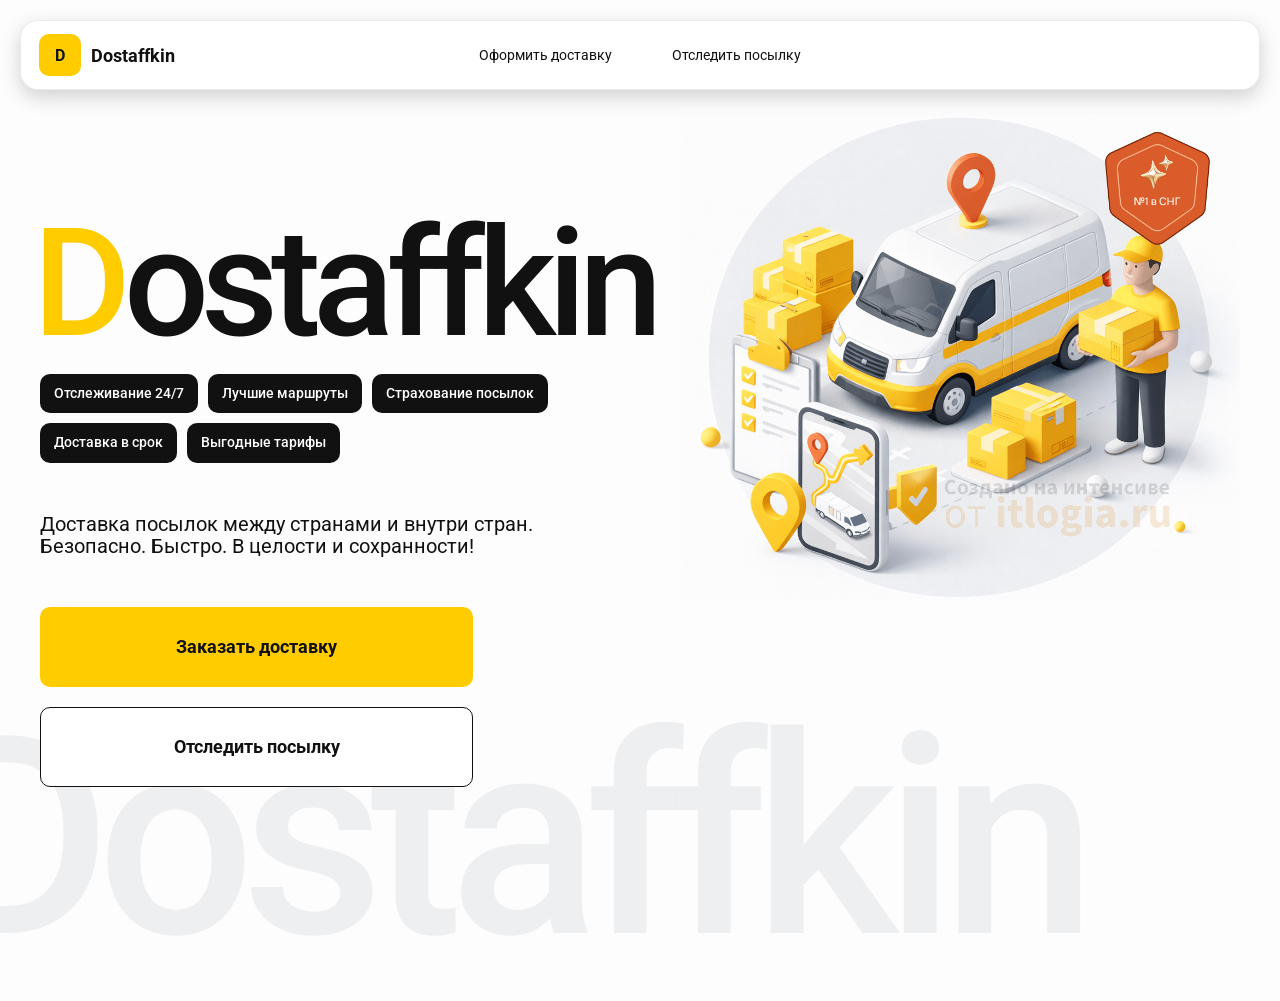
<file: index.html>
<!DOCTYPE html>
<html lang="ru">

<head>
    <meta charset="utf-8" />
    <meta name="viewport" content="width=device-width,initial-scale=1,maximum-scale=1,user-scalable=0" />
    <title>Dostaffkin — Доставка посылок между странами и внутри стран. Безопасно. Быстро. В целости и сохранности!</title>

    <link href="styles/base.css" rel="stylesheet" />
    <link href="styles/base_adaptive.css" rel="stylesheet" />
    <link href="styles/index.css" rel="stylesheet" />
    <link href="styles/index_adaptive.css" rel="stylesheet" />
</head>

<body>
    <div class="container">
        <header class="header">
            <a class="header-brand" href="#">
                <div class="header-logo">D</div>
                <div class="header-title">Dostaffkin</div>
            </a>
            <nav class="header-menu">
                <a class="header-link" href="./order.html">Оформить <span>доставку</span></a>
                <a class="header-link" href="./track.html">Отследить <span>посылку</span></a>
            </nav>
        </header>
        <main class="main">
            <section class="main-info">
                <div class="main-title">
                    <span>D</span>ostaffkin
                </div>
                <div class="main-features">
                    <div class="main-feature">Отслеживание 24/7</div>
                    <div class="main-feature">Лучшие маршруты</div>
                    <div class="main-feature">Страхование посылок</div>
                    <div class="main-feature">Доставка в срок</div>
                    <div class="main-feature">Выгодные тарифы</div>
                </div>
                <div class="main-description">
                    Доставка посылок между странами и внутри стран.
                    Безопасно. Быстро. В целости и сохранности!
                </div>
                <div class="main-actions">
                    <a class="button" type="button" href="./order.html">Заказать доставку</a>
                    <a class="button button-white" type="button" href="./track.html">Отследить посылку</a>
                </div>
            </section>
            <div class="main-title-ghost">Dostaffkin</div>
            <section class="main-image">
                <img src="images/main-image.png" alt="Main image" />
            </section>
        </main>
    </div>
</body>

</html>
</file>
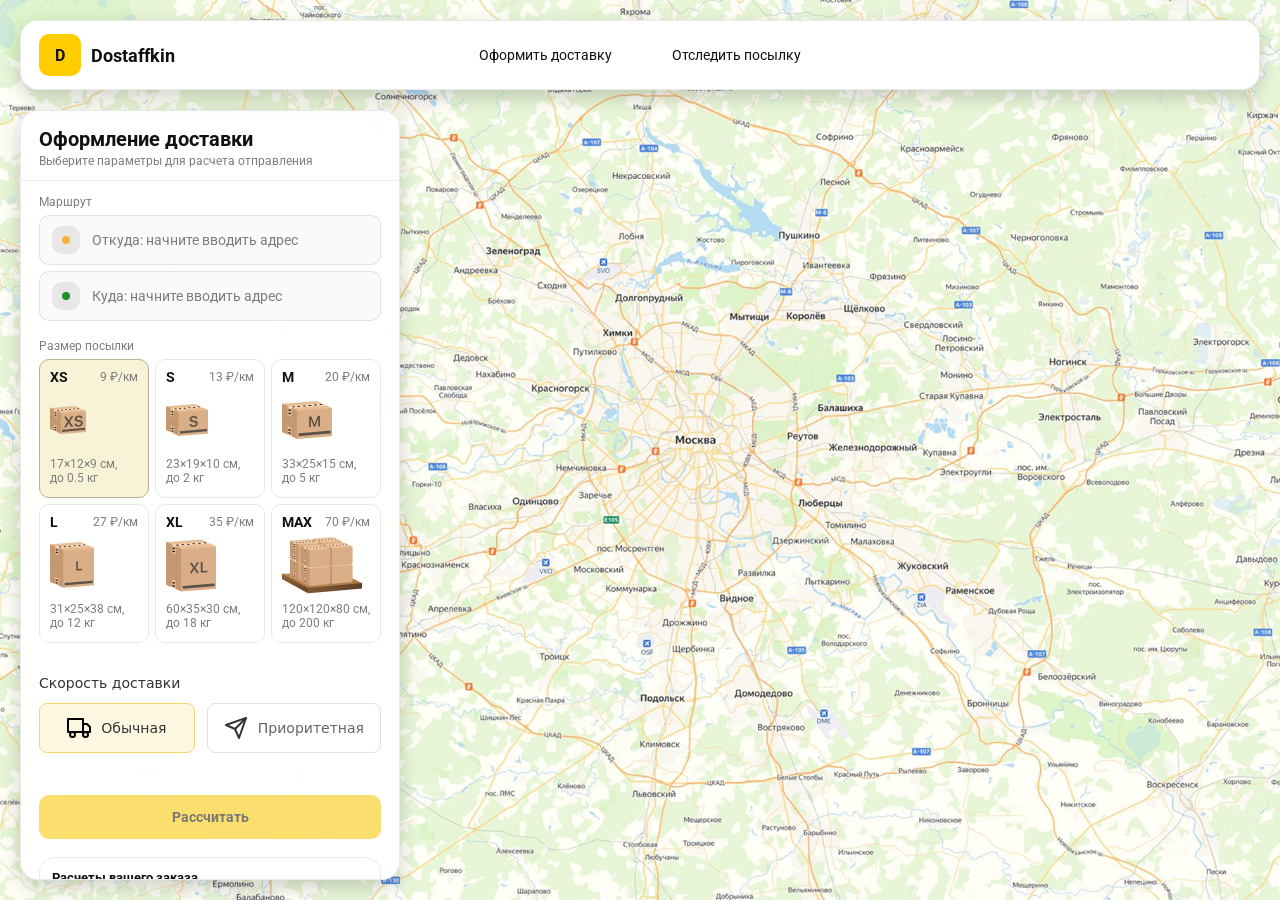
<file: order.html>
<!doctype html>
<html lang="ru">

<head>
    <meta charset="utf-8" />
    <meta name="viewport" content="width=device-width,initial-scale=1,maximum-scale=1,user-scalable=0" />
    <title>Оформление доставки</title>

    <link rel="stylesheet" href="styles/base.css" />
    <link rel="stylesheet" href="styles/base_adaptive.css" />

    <link rel="stylesheet" href="styles/order.css" />
    <link rel="stylesheet" href="styles/order_adaptive.css" />
</head>

<body>
    <div id="map"></div>

    <header class="header">
        <a class="header-brand" href="#">
            <div class="header-logo">D</div>
            <div class="header-title">Dostaffkin</div>
        </a>
        <nav class="header-menu">
            <a class="header-link" href="./index.html">Оформить <span>доставку</span></a>
            <a class="header-link" href="./track.html">Отследить <span>посылку</span></a>
        </nav>
    </header>

    <aside class="main" id="sidebar">
        <div class="main-header">
            <div class="main-title">Оформление доставки</div>
            <div class="main-text">Выберите параметры для расчета отправления</div>
        </div>
        <div class="main-content">
            <div class="main-route">
                <div class="main-block-title">Маршрут</div>
                <div class="main-fields">
                    <div class="main-field" id="fromField">
                        <div class="main-pin"></div>
                        <input id="from" placeholder="Откуда: начните вводить адрес" autocomplete="off" />
                        <div class="main-ac" id="fromAc" role="listbox" aria-label="Подсказки адресов"></div>
                    </div>

                    <div class="main-field" id="toField">
                        <div class="main-pin"></div>
                        <input id="to" placeholder="Куда: начните вводить адрес" autocomplete="off" />
                        <div class="main-ac" id="toAc" role="listbox" aria-label="Подсказки адресов"></div>
                    </div>
                </div>
            </div>
            <div class="main-package">
                <div class="main-block-title">Размер посылки</div>

                <div class="main-sizes">
                    <div class="main-size-card is-active" data-value="xs">
                        <div class="main-size-top">
                            <div class="main-size-label">XS</div>
                            <div class="main-size-rate">9 ₽/км</div>
                        </div>
                        <div class="main-size-media">
                            <img src="images/sizes/xs.png" alt="Короб XS" />
                        </div>
                        <div class="main-size-description">17×12×9 см,<br>до 0.5 кг</div>
                    </div>

                    <div class="main-size-card" data-value="s">
                        <div class="main-size-top">
                            <div class="main-size-label">S</div>
                            <div class="main-size-rate">13 ₽/км</div>
                        </div>
                        <div class="main-size-media">
                            <img src="images/sizes/s.png" alt="Короб S" />
                        </div>
                        <div class="main-size-description">23×19×10 см,<br>до 2 кг</div>
                    </div>

                    <div class="main-size-card" data-value="m">
                        <div class="main-size-top">
                            <div class="main-size-label">M</div>
                            <div class="main-size-rate">20 ₽/км</div>
                        </div>
                        <div class="main-size-media">
                            <img src="images/sizes/m.png" alt="Короб M" />
                        </div>
                        <div class="main-size-description">33×25×15 см,<br>до 5 кг</div>
                    </div>

                    <div class="main-size-card" data-value="l">
                        <div class="main-size-top">
                            <div class="main-size-label">L</div>
                            <div class="main-size-rate">27 ₽/км</div>
                        </div>
                        <div class="main-size-media">
                            <img src="images/sizes/l.png" alt="Короб L" />
                        </div>
                        <div class="main-size-description">31×25×38 см,<br>до 12 кг</div>
                    </div>

                    <div class="main-size-card" data-value="xl">
                        <div class="main-size-top">
                            <div class="main-size-label">XL</div>
                            <div class="main-size-rate">35 ₽/км</div>
                        </div>
                        <div class="main-size-media">
                            <img src="images/sizes/xl.png" alt="Короб XL" />
                        </div>
                        <div class="main-size-description">60×35×30 см,<br>до 18 кг</div>
                    </div>

                    <div class="main-size-card" data-value="max">
                        <div class="main-size-top">
                            <div class="main-size-label">MAX</div>
                            <div class="main-size-rate">70 ₽/км</div>
                        </div>
                        <div class="main-size-media main-size-media-palleta">
                            <img src="images/sizes/max.png" alt="Паллета" />
                        </div>
                        <div class="main-size-description">120×120×80 см,<br>до 200 кг</div>
                    </div>
                </div>
            </div>
            <div class="delivery-speed-section">
                <h3 class="section-title">Скорость доставки</h3>

                <div class="speed-options">
                    <label class="speed-card">
                        <input type="radio" name="delivery_speed" value="standard" checked>
                        <div class="card-content">
                            <div class="icon-wrapper">
                                <svg viewBox="0 0 24 24" fill="none" stroke="currentColor" stroke-width="2"
                                    stroke-linecap="round" stroke-linejoin="round">
                                    <rect x="1" y="3" width="15" height="13"></rect>
                                    <polygon points="16 8 20 8 23 11 23 16 16 16 16 8"></polygon>
                                    <circle cx="5.5" cy="18.5" r="2.5"></circle>
                                    <circle cx="18.5" cy="18.5" r="2.5"></circle>
                                </svg>
                            </div>
                            <span class="option-label">Обычная</span>
                        </div>
                    </label>

                    <label class="speed-card">
                        <input type="radio" name="delivery_speed" value="priority">
                        <div class="card-content">
                            <div class="icon-wrapper">
                                <svg viewBox="0 0 24 24" fill="none" stroke="currentColor" stroke-width="2"
                                    stroke-linecap="round" stroke-linejoin="round">
                                    <line x1="22" y1="2" x2="11" y2="13"></line>
                                    <polygon points="22 2 15 22 11 13 2 9 22 2"></polygon>
                                </svg>
                            </div>
                            <span class="option-label">Приоритетная</span>
                        </div>
                    </label>
                </div>
            </div>
            <div class="main-calculate-block">
                <button id="calc" class="button calculate-button" type="button" disabled>Рассчитать</button>
            </div>
            <div class="main-result" id="result">
                <div class="main-result-title">Расчеты вашего заказа</div>
                <div class="main-result-lines">
                    <div class="main-result-line"><span>Расстояние</span><span id="distanceValue">—</span></div>
                    <div class="main-result-line"><span>Доставим через</span><span id="durationValue">—</span></div>
                    <div class="main-result-line"><span>Тариф</span><span id="rateValue">—</span></div>
                </div>
                <div class="main-price">
                    <div class="main-price-label">Итого</div>
                    <div class="main-price-value" id="totalValue">—</div>
                </div>
            </div>
            <div class="main-order-box">
                <div class="main-order-form" id="orderForm">
                    <div class="main-order-title">Оформление доставки</div>
                    <div class="main-block-info-row">
                        <div class="main-block-title">Контакты</div>
                        <div class="order-fields">
                            <div class="main-field">
                                <input id="customerName" placeholder="Ваше имя" autocomplete="off" />
                            </div>
                            <div class="main-field">
                                <input id="customerPhone" placeholder="Ваш телефон" autocomplete="off"
                                    inputmode="tel" />
                            </div>
                        </div>
                    </div>
                    <div class="main-block-info-row extra-info">
                        <div class="main-block-title">Дополнительная информация</div>
                        <div class="main-field textarea">
                            <textarea id="comment" placeholder="Детали доставки и комментарии"></textarea>
                        </div>
                    </div>
                    <button id="submit" class="button main-submit-request" type="button" disabled>Отправить
                        заявку
                    </button>
                </div>

                <div class="main-order-success" id="orderSuccess">
                    <div class="main-success-icon">✓</div>
                    <div class="main-success-title">Заявка отправлена!</div>
                    <div class="main-success-title">Номер отправления – <span id="orderId"></span></div>
                    <div class="main-success-subtitle">Мы скоро свяжемся с вами</div>
                </div>
            </div>
        </div>

    </aside>

</body>

</html>
</file>
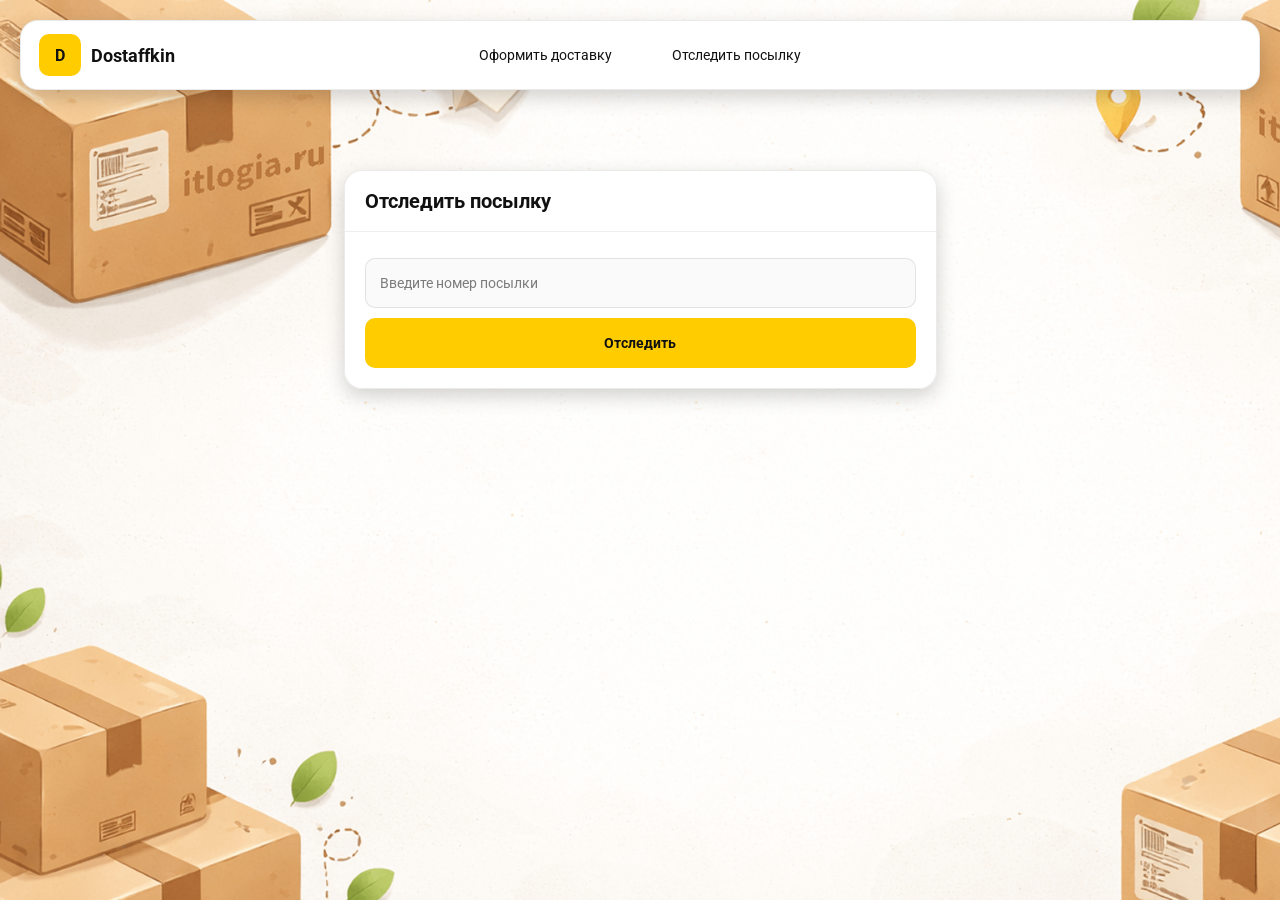
<file: track.html>
<!doctype html>
<html lang="ru">

<head>
    <meta charset="utf-8" />
    <meta name="viewport" content="width=device-width,initial-scale=1,maximum-scale=1,user-scalable=0" />
    <title>Отследить посылку</title>
    <link rel="stylesheet" href="styles/base.css" />
    <link rel="stylesheet" href="styles/base_adaptive.css" />

    <link rel="stylesheet" href="styles/track.css" />
    <link rel="stylesheet" href="styles/track_adaptive.css" />
</head>

<body>

    <div class="container">
        <header class="header">
            <a class="header-brand" href="#">
                <div class="header-logo">D</div>
                <div class="header-title">Dostaffkin</div>
            </a>
            <nav class="header-menu">
                <a class="header-link" href="./index.html">Оформить <span>доставку</span></a>
                <a class="header-link" href="./order.html">Отследить <span>посылку</span></a>
            </nav>
        </header>
        <main class="track-content">
            <section class="track-card track-search">
                <div class="track-title">Отследить посылку</div>
                <div class="track-action">
                    <div class="main-field track-field">
                        <input id="trackNumber" placeholder="Введите номер посылки" autocomplete="off" />
                    </div>
                    <button id="trackButton" class="button track-button" type="button">Отследить</button>
                </div>
            </section>
            <section class="track-card track-result" id="trackResult">
                <div class="track-result-header">
                    <div class="track-id" id="trackIdValue"></div>
                    <div class="track-routes">
                        <div class="track-route">
                            <div class="track-route-pin">
                                <svg xmlns="http://www.w3.org/2000/svg" fill="none" viewBox="0 0 24 24"
                                    stroke-width="1.5" stroke="orange" class="size-6">
                                    <path stroke-linecap="round" stroke-linejoin="round"
                                        d="M15 10.5a3 3 0 1 1-6 0 3 3 0 0 1 6 0Z" />
                                    <path stroke-linecap="round" stroke-linejoin="round"
                                        d="M19.5 10.5c0 7.142-7.5 11.25-7.5 11.25S4.5 17.642 4.5 10.5a7.5 7.5 0 1 1 15 0Z" />
                                </svg>
                            </div>
                            <div class="track-route-address" id="trackFromValue">
                                Откуда: Москва, улица Арбат, 1
                            </div>
                        </div>
                        <div class="track-route track-route-arrow">
                            <svg xmlns="http://www.w3.org/2000/svg" fill="none" viewBox="0 0 24 24" stroke-width="1.5"
                                stroke="currentColor" class="size-6">
                                <path stroke-linecap="round" stroke-linejoin="round"
                                    d="M19.5 13.5 12 21m0 0-7.5-7.5M12 21V3" />
                            </svg>
                        </div>
                        <div class="track-route">
                            <div class="track-route-pin">
                                <svg xmlns="http://www.w3.org/2000/svg" fill="none" viewBox="0 0 24 24"
                                    stroke-width="1.5" stroke="green" class="size-6">
                                    <path stroke-linecap="round" stroke-linejoin="round"
                                        d="M15 10.5a3 3 0 1 1-6 0 3 3 0 0 1 6 0Z" />
                                    <path stroke-linecap="round" stroke-linejoin="round"
                                        d="M19.5 10.5c0 7.142-7.5 11.25-7.5 11.25S4.5 17.642 4.5 10.5a7.5 7.5 0 1 1 15 0Z" />
                                </svg>
                            </div>
                            <div class="track-route-address" id="trackToValue">
                                Куда: Минск, проспект Независимости, 58
                            </div>
                        </div>
                    </div>
                </div>
                <div class="track-info">
                    <div class="track-status-title">Статус данной посылки:</div>
                    <div class="track-status-list" id="trackStatusList">


                        <div class="track-status created">
                            <img src="images/icons/created.svg" class="track-status-icon" alt="Created">
                            <div class="track-status-text">
                                <div class="track-status-text-state">Создан</div>
                                <div class="track-status-text-date">10.01.2026</div>
                            </div>
                        </div>

                        <div class="track-status in-way">
                            <img src="images/icons/in-way.svg" class="track-status-icon" alt="In way">
                            <div class="track-status-text">
                                <div class="track-status-text-state">В пути: Москва</div>
                                <div class="track-status-text-date">18.01.2026</div>
                            </div>
                        </div>

                        <div class="track-status ready">
                            <img src="images/icons/ready.svg" class="track-status-icon" alt="Ready">
                            <div class="track-status-text">
                                <div class="track-status-text-state">Готов к выдаче</div>
                                <div class="track-status-text-date">25.01.2026</div>
                            </div>
                        </div>

                        <div class="track-status done">
                            <img src="images/icons/done.svg" class="track-status-icon" alt="Done">
                            <div class="track-status-text">
                                <div class="track-status-text-state">Вручен</div>
                                <div class="track-status-text-date">27.01.2026</div>
                            </div>
                        </div>

                    </div>
                </div>
            </section>
        </main>
    </div>

</body>

</html>
</file>
<file: styles/base.css>
*, *::before, *::after {
    box-sizing: border-box;
}

@font-face {
    font-family: "Roboto";
    src: url("../fonts/Roboto-Regular.ttf");
    font-weight: normal;
}

@font-face {
    font-family: "Roboto";
    src: url("../fonts/Roboto-Bold.ttf");
    font-weight: bold;
}

@font-face {
    font-family: "Roboto";
    src: url("../fonts/Roboto-Medium.ttf");
    font-weight: 500;
}

html, body {
    margin: 0;
    color: #111111;
    font-family: "Roboto", sans-serif;
}

body {
    background: #FDFDFD;
}

.header {
    border-radius: 18px;
    box-shadow: 0 7px 20px 0 #0000002E;
    backdrop-filter: blur(10px);
    background: #ffffff;
    left: 20px;
    border: 1px solid rgba(0, 0, 0, 0.08);
    position: fixed;
    right: 20px;
    top: 20px;
    padding: 14px 18px;
    height: 70px;
    display: flex;
    align-items: center;
    z-index: 6;
}

.header-brand {
    display: flex;
    align-items: center;
    text-decoration: none;
    gap: 10px;
}

.header-logo {
    width: 42px;
    height: 42px;
    border-radius: 10px;
    background: #FFCC00;
    display: grid;
    place-items: center;
    font-weight: bold;
    color: #111;
}

.header-title {
    font-size: 18px;
    font-weight: bold;
    color: #111111;
    text-decoration: none;
}

.header-menu {
    display: flex;
    align-items: center;
    gap: 60px;
    margin: 0;
    position: absolute;
    left: 50%;
    transform: translateX(-50%);
}

.header-link {
    font-size: 14px;
    color: #111111;
    text-decoration: none;
}

.button {
    border: 0;
    outline: none;
    height: 44px;
    border-radius: 10px;
    font-size: 14px;
    font-weight: bold;
    cursor: pointer;
    font-family: inherit;
    transition: transform .08s ease, opacity .12s ease;
    background: #ffcc00;
    color: #111111;
    text-align: center;
    text-decoration: none;
}

.button:hover {
    background-color: #E5BC19;
}

.button:disabled {
    cursor: not-allowed;
    background-color: #FADE6E;
    color: #787878;
    transform: none;
}

.button.button-white {
    background: #ffffff;
    border: 1px solid #111111;
}

.button.button-white:hover {
    background: rgb(241 241 241);
}

.main-field {
    display: flex;
    align-items: center;
    margin-top: 6px;
    gap: 10px;
    border: 1px solid #1111111A;
    background: #FAFAFA;
    border-radius: 10px;
    padding: 10px 12px;
    position: relative;
    box-sizing: border-box;
    height: 50px;
}

.main-field.textarea {
    height: auto;
}

.main-pin {
    width: 28px;
    height: 28px;
    border-radius: 10px;
    background: rgba(17, 17, 17, 0.08);
    display: grid;
    place-items: center;
    flex: 0 0 auto;
    position: relative;
}

.main-pin::before {
    content: "";
    width: 8px;
    height: 8px;
    border-radius: 999px;
    background: orange;
    opacity: .75;
    display: block;
}

.main-field:last-child .main-pin::before {
    background: green;
    opacity: .85;
}

input, textarea {
    width: 100%;
    border: 0;
    outline: none;
    background: transparent;
    font-size: 14px;
    color: #111111;
    font-family: inherit;
}

textarea {
    resize: vertical;
    min-height: 72px;
    padding: 2px 0;
}

input::placeholder, textarea::placeholder {
    color: #7C7C7C;
}

.main-field:focus-within {
    border-color: rgba(0, 0, 0, 0.20);
    box-shadow: 0 0 0 4px rgba(255, 204, 0, 0.35);
    background: rgba(255, 255, 255, 0.75);
}
</file>
<file: styles/base_adaptive.css>
@media (max-width: 767px) {
    .header {
        left: 10px;
        right: 10px;
        top: 10px;
    }

    .header-link span {
        display: none;
    }

    .header-menu {
        gap: 20px;
        justify-content: flex-start;
        margin: 0 0 0 30px;
        position: static;
        transform: none;
    }
}

@media (max-width: 420px) {
    .header-title {
        display: none;
    }
}

@media (max-width: 374px) {
    .header-menu {
        gap: 10px;
        margin: 0 0 0 10px;
    }
}
</file>
<file: styles/index.css>
.container {
    min-height: 100vh;
}

.main {
    padding: 111px 40px 40px;
    position: relative;
    display: flex;
}

.main-info {
    max-width: 840px;
    width: 100%;
    position: relative;
}

.main-title {
    margin-top: 98px;
    font-weight: 500;
    font-size: 200px;
    line-height: 1;
    letter-spacing: -0.05em;
    color: #111111;
    left: -15px;
    position: relative;
}

.main-title span {
    color: #ffcc00;
}

.main-features {
    margin-top: 15px;
    display: flex;
    flex-wrap: wrap;
    gap: 10px;
}

.main-feature {
    background: #111111;
    color: #ffffff;
    padding: 12px 14px;
    font-weight: 500;
    font-size: 14px;
    line-height: 1.1;
    border-radius: 10px;
}

.main-description {
    margin-top: 50px;
    max-width: 500px;
    font-size: 20px;
    line-height: 1.1;
    color: #111111;
}

.main-actions {
    margin-top: 50px;
    display: flex;
    flex-direction: column;
    gap: 20px;
}

.main-actions .button {
    height: 80px;
    width: 433px;
    font-size: 18px;
    font-weight: bold;
    place-items: center;
    display: grid;
}

.main-title-ghost {
    position: absolute;
    z-index: -1;
    left: -70px;
    bottom: -150px;
    font-weight: 500;
    font-size: 278px;
    line-height: 1;
    letter-spacing: -0.05em;
    color: #ECEDF0D4;
}

.main-image {
    width: 1024px;
    top: 100px;
    z-index: -2;
}

.main-image img {
    width: 100%;
    max-width: 1024px;
    height: auto;
    display: block;
}
</file>
<file: styles/index_adaptive.css>
@media (max-width: 1760px) {
    .main-title {
        font-size: 150px;
        left: -7px;
    }

    .main-info {
        max-width: 640px;
    }
}

@media (max-width: 1200px) {
    .main-info {
        max-width: 540px;
    }

    .main {
        padding: 111px 20px 20px;
    }

    .main-title {
        font-size: 120px;
        left: -4px;
    }

    .main-title-ghost {
        font-size: 220px;
    }
}

@media (max-width: 1024px) {
    .main-title {
        margin-top: 30px;
    }

    .main {
        flex-direction: column-reverse;
    }

    .main-image {
        max-width: 350px;
        position: absolute;
        left: 370px;
        top: 370px;
    }

    .main-info {
        max-width: 100%;
    }

    .main-actions {
        gap: 10px;
    }

    .main-actions .button {
        height: 50px;
        font-size: 14px;
        width: auto;
        max-width: 300px;
    }

    .main-description {
        max-width: 350px;
    }
}

@media (max-width: 570px) {
    .main-title {
        font-size: 88px;
    }

    .main-description {
        max-width: 100%;
    }

    .main-actions {
        width: 100%;
    }

    .main-actions .button {
        width: 100%;
        max-width: 100%;
    }

    .main-image {
        max-width: 650px;
        position: absolute;
        left: 170px;
        top: 70px;
        opacity: 0.2;
    }
}

@media (max-width: 400px) {
    .main-title {
        font-size: 70px;
    }
}
</file>
<file: styles/order.css>
#map {
    background-image: url("../images/order-bg.png");
    background-size: cover;
    position: fixed;
    inset: 0;
}

.main {
    border-radius: 18px;
    box-shadow: 0 7px 20px 0 #0000002E;
    backdrop-filter: blur(10px);
    background: rgba(255, 255, 255, 0.96);
    left: 20px;
    border: 1px solid rgba(0, 0, 0, 0.08);
    position: fixed;
    top: 110px;
    bottom: 20px;
    width: 380px;
    display: flex;
    flex-direction: column;
    overflow: hidden;
    z-index: 5;
}

.main-header {
    padding: 18px 18px 12px 18px;
    border-bottom: 1px solid rgba(0, 0, 0, 0.06);
    display: flex;
    flex-direction: column;
}

.main-title {
    font-size: 20px;
    line-height: 100%;
    font-weight: bold;
}

.main-text {
    font-size: 12px;
    margin-top: 5px;
    color: #7C7C7C;
}

.main-content {
    padding: 14px 18px 18px 18px;
    overflow: auto;
    scrollbar-width: none;
    display: flex;
    flex-direction: column;
    gap: 18px;
    flex: 1;
}

.main-block-title {
    font-size: 12px;
    color: #7C7C7C;
}

.main-route .main-block-title,
.main-package .main-block-title {
    margin-bottom: 6px;
}

.main-sizes {
    display: grid;
    gap: 6px;
    grid-template-columns: repeat(3, 1fr);
}

.main-size-card {
    border: 1px solid #E8E8E7;
    background: #FFFFFF;
    border-radius: 10px;
    padding: 10px;
    cursor: pointer;
    user-select: none;
    transition: transform .08s ease, border-color .12s ease, background .12s ease;
    min-height: 139px;
}

.main-size-card:hover {
    transform: translateY(-1px);
}

.main-size-card.is-active {
    background-color: #F8F2D6;
    border-color: #B7B196;
}

.main-size-top {
    display: flex;
    align-items: center;
    justify-content: space-between;
}

.main-size-label {
    font-weight: bold;
    font-size: 14px;
    color: #111111;
    line-height: 100%;
}

.main-size-rate {
    font-size: 12px;
    color: #7C7C7C;
    line-height: 100%;
}

.main-size-media {
    margin-top: 8px;
    height: 57px;
}

.main-size-description {
    margin-top: 8px;
    font-size: 12px;
    color: #7C7C7C;
    line-height: 1.2;
}

.calculate-button {
    width: 100%;
}

.main-result {
    border: 1px solid rgba(0, 0, 0, 0.08);
    background: rgba(255, 255, 255, 0.75);
    border-radius: 16px;
    padding: 12px;
    line-height: 1.25;
}

.main-result-title {
    font-weight: bold;
    font-size: 13px;
    color: #111111;
    margin-bottom: 13px;
}

.main-result-lines {
    gap: 8px;
    display: flex;
    flex-direction: column;
}

.main-result-line {
    font-size: 13px;
    color: rgba(17, 17, 17, 0.85);
    display: flex;
    justify-content: space-between;
}

.main-price {
    margin-top: 18px;
    padding-top: 10px;
    border-top: 1px dashed rgba(0, 0, 0, 0.12);
    display: flex;
    align-items: baseline;
    justify-content: space-between;
}

.main-price-label {
    font-size: 12px;
    color: rgba(17, 17, 17, 0.55);
}

.main-price-value {
    font-size: 20px;
    font-weight: bold;
    color: #111111;
    letter-spacing: -0.3px;
}

.main-order-box {
    background: #ffffff;
    border: 1px solid #E8E8E7;
    border-radius: 10px;
    padding: 12px;
}

.main-order-title {
    margin-bottom: 8px;
    font-weight: bold;
    font-size: 14px;
    color: #111111;
}

.main-block-info {
    display: flex;
    flex-direction: column;
    gap: 6px;
}

.order-fields {
    display: grid;
    grid-template-columns: 1fr 1fr;
    column-gap: 10px;
    margin-top: 6px;
}

.main-block-info-row.extra-info {
    display: block;
    margin-top: 13px;
}

.main-submit-request {
    width: 100%;
    margin-top: 6px;
}

.main-order-success {
    display: none;
    text-align: center;
    padding: 22px 12px;
    gap: 12px;
}

.main-order-success.is-visible {
    display: flex;
    flex-direction: column;
    align-items: center;
}

.main-success-icon {
    width: 56px;
    height: 56px;
    border-radius: 50%;
    background: #16a34a;
    color: #ffffff;
    display: grid;
    place-items: center;
    font-size: 30px;
}

.main-success-title {
    font-size: 14px;
    font-weight: bold;
    color: #111111;
}

.main-success-subtitle {
    font-size: 12px;
    color: rgba(17, 17, 17, 0.55);
    line-height: 1.3;
}

.delivery-speed-section {
  margin-bottom: 24px;
  font-family: 'Inter', system-ui, -apple-system, sans-serif;
}

.section-title {
  font-size: 14px;
  font-weight: 500;
  color: #333;
  margin-bottom: 12px;
}

.speed-options {
  display: flex;
  gap: 12px;
}

.speed-card {
  flex: 1;
  position: relative;
  cursor: pointer;
}

.speed-card input[type="radio"] {
  position: absolute;
  opacity: 0;
  width: 0;
  height: 0;
}

.card-content {
  display: flex;
  align-items: center;
  justify-content: center;
  gap: 10px;
  padding: 12px 16px;
  background-color: #ffffff;
  border: 1px solid #e0e0e0;
  border-radius: 8px;
  transition: all 0.2s ease-in-out;
  color: #666;
}

.icon-wrapper {
  display: flex;
  align-items: center;
  justify-content: center;
  width: 24px;
  height: 24px;
  color: #333;
}

.icon-wrapper svg {
  width: 100%;
  height: 100%;
}

.option-label {
  font-size: 14px;
  font-weight: 500;
}

.speed-card:hover .card-content {
  border-color: #d0d0d0;
  background-color: #fafafa;
}

.speed-card input[type="radio"]:checked + .card-content {
  background-color: #fef8e3;
  border-color: #f5d76e;
  color: #333;
}

.speed-card input[type="radio"]:checked + .card-content .icon-wrapper {
  color: #000;
}
</file>
<file: styles/order_adaptive.css>
@media (max-width: 767px) {
    .main {
        left: 10px;
        right: 10px;
        top: 50%;
        bottom: 12px;
        width: auto;
        max-width: none;
    }
}

@media (max-width: 420px) {
    .main-sizes {
        grid-template-columns: repeat(2, 1fr);
    }
}
</file>
<file: styles/track.css>
.container {
    background: #F4F4F4 url("../images/track-bg.png");
    background-size: cover;
    min-height: 100vh;
    padding: 170px 0 50px 0;
}

.track-content {
    width: 593px;
    margin: 0 auto;
}

.track-card {
    width: 100%;
    border-radius: 18px;
    box-shadow: 0 7px 20px 0 #0000002E;
    backdrop-filter: blur(10px);
    background: rgba(255, 255, 255, 0.96);
    border: 1px solid rgba(0, 0, 0, 0.08);
}

.track-title {
    font-size: 20px;
    line-height: 100%;
    font-weight: bold;
    border-bottom: 1px solid #EEEEEE;
    padding: 20px;
}

.track-action {
    padding: 20px;
}

.track-button {
    width: 100%;
    height: 50px;
}

.track-field {
    margin-bottom: 10px;
}

.track-result {
    margin-top: 5px;
    display: none;
}

.track-result.is-visible {
    display: block;
}

.track-result-header {
    font-weight: bold;
    font-size: 14px;
    color: #111111;
    padding: 20px;
    border-bottom: 1px solid #EEEEEE;
}

.track-id {
    margin-bottom: 12px;
    font-size: 20px;
}

.track-routes {
    display: flex;
    flex-direction: column;
    gap: 10px;
    font-weight: normal;
}

.track-route {
    display: flex;
    align-items: center;
    gap: 10px;
}

.track-route-pin {
    width: 24px;
    height: 24px;
    flex-shrink: 0;
}

.track-route-arrow {
    padding: 15px 0;
    width: 24px;
    height: 24px;
}

.track-info {
    padding: 20px;
}

.track-status {
    display: flex;
    align-items: center;
    font-size: 12px;
    gap: 10px;
}

.track-status-title {
    font-size: 14px;
    color: #111111;
    margin-bottom: 20px;
}

.track-status-list {
    display: flex;
    flex-direction: column;
    gap: 15px;
}

.track-status-icon {
    width: 40px;
    height: 40px;
    border-radius: 50%;
    background: rgba(17, 17, 17, 0.08);
    display: grid;
    place-items: center;
    flex: 0 0 auto;
}

.track-status.created .track-status-icon {
    background-color: #F1CB00;
}

.track-status.in-way .track-status-icon {
    background-color: #F08A11;
}

.track-status.ready .track-status-icon {
    background-color: #A35D0A;
}

.track-status.done .track-status-icon {
    background-color: #37C93B;
}

.track-status-text {
    display: flex;
    align-items: center;
    justify-content: space-between;
    color: #111111;
    font-size: 12px;
    flex: 1;
}

.track-status-date {
    color: rgba(17, 17, 17, 0.55);
}
</file>
<file: styles/track_adaptive.css>
@media (max-width: 767px) {
    .container {
        padding: 130px 0 50px 0;
    }

    .track-content {
        width: 100%;
        padding-left: 10px;
        padding-right: 10px;
    }

    .track-result-header {
        padding: 20px;
    }
}
</file>
